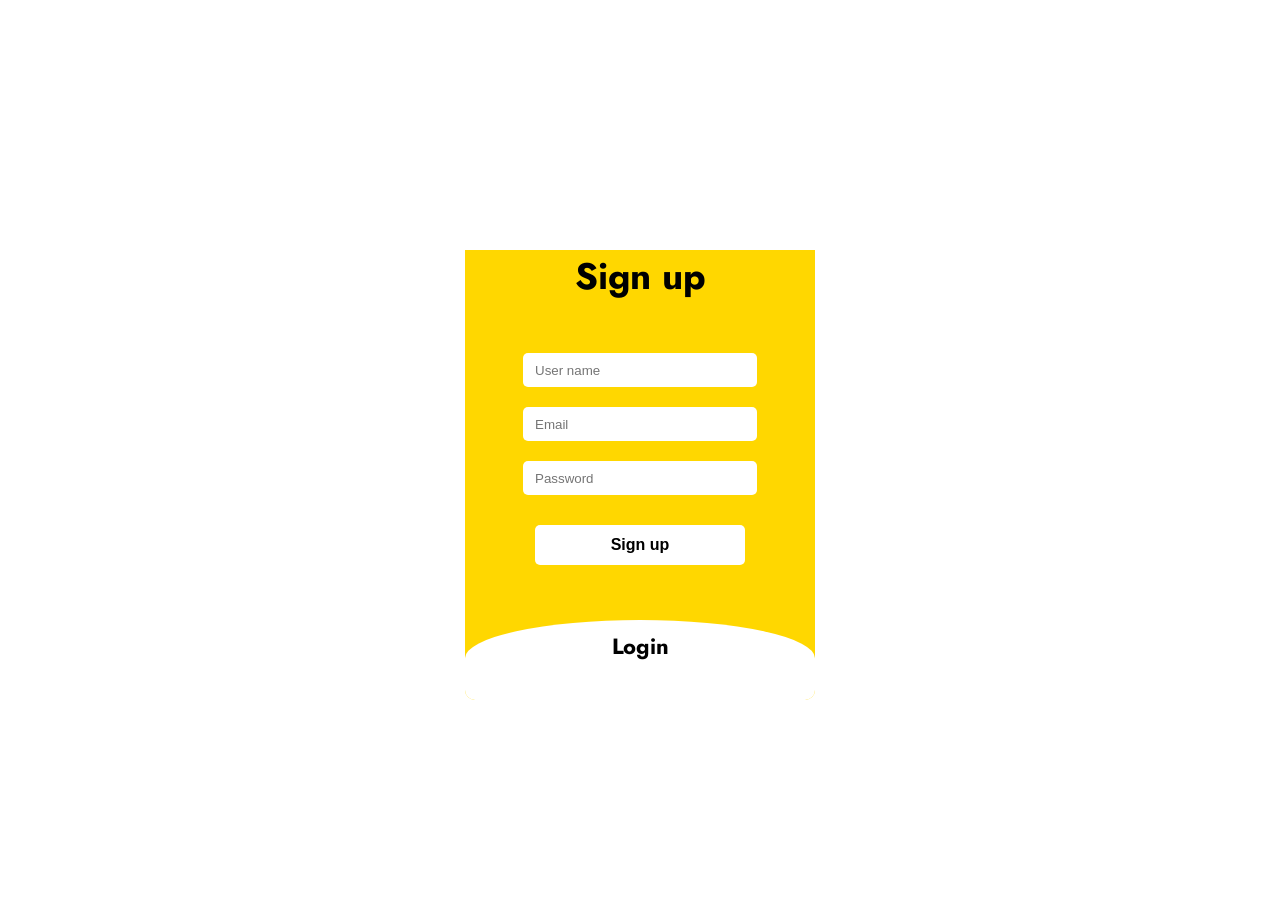
<file: login.html>
<!DOCTYPE html>
<html>
<head>
    <meta name="viewport" content="width=device-width, initial-scale=1.0">
    <title>Slide Navbar</title>
    <link href="https://fonts.googleapis.com/css2?family=Jost:wght@500&display=swap" rel="stylesheet">
    <style>
        body{
            margin: 0;
            padding: 0;
            display: flex;
            justify-content: center;
            align-items: center;
            min-height: 100vh;
            font-family: 'Jost', sans-serif;
            background: linear-gradient(to bottom, #fff, #fff,);
        }
        .main{
            width: 350px;
            height: 500px;
            background: url("https://doc-08-2c-docs.googleusercontent.com/docs/securesc/68c90smiglihng9534mvqmq1946dmis5/fo0picsp1nhiucmc0l25s29respgpr4j/1631524275000/03522360960922298374/03522360960922298374/1Sx0jhdpEpnNIydS4rnN4kHSJtU1EyWka?e=view&authuser=0&nonce=gcrocepgbb17m&user=03522360960922298374&hash=tfhgbs86ka6divo3llbvp93mg4csvb38") no-repeat center/ cover;
            border-radius: 10px;
            overflow: hidden;
        }
        #chk{
            display: none;
        }
        .signup{
            position: relative;
            width:100%;
            height: 100%;
            background: #FFD700;
        }
        label{
            color: #000;
            font-size: 2.3em;
            justify-content: center;
            display: flex;
            margin: 50px;
            font-weight: bold;
            cursor: pointer;
            transition: .5s ease-in-out;
        }
        input{
            width: 60%;
            height: 10px;
            background: #fff;
            justify-content: center;
            display: flex;
            margin: 20px auto;
            padding: 12px;
            border: none;
            outline: none;
            border-radius: 5px;
        }
        button{
            width: 60%;
            height: 40px;
            margin: 10px auto;
            justify-content: center;
            display: block;
            color: #000;
            background: #fff;
            font-size: 1em;
            font-weight: bold;
            margin-top: 30px;
            outline: none;
            border: none;
            border-radius: 5px;
            transition: .2s ease-in;
            cursor: pointer;
        }
        button:hover{
            background: #FFD700;
            color: #000;
        }
        .login{
            height: 460px;
            background: #fff;
            border-radius: 60% / 10%;
            transform: translateY(-180px);
            transition: .8s ease-in-out;
        }
        .login label{
            color: #000;
            transform: scale(.6);
        }
        #chk:checked ~ .login{
            transform: translateY(-500px);
        }
        #chk:checked ~ .login label{
            transform: scale(1);    
        }
        #chk:checked ~ .signup label{
            color: #FFD700;
            transform: scale(.6);
        }
    </style>
</head>
<body>
    <div class="main">    
        <input type="checkbox" id="chk" aria-hidden="true">

        <div class="signup">
            <form>
                <label for="chk" aria-hidden="true">Sign up</label>
                <input type="text" name="txt" placeholder="User name" required>
                <input type="email" name="email" placeholder="Email" required>
                <input type="password" name="pswd" placeholder="Password" required>
                <button>Sign up</button>
            </form>
        </div>
        
        <div class="login">
            <form>
                <label for="chk" aria-hidden="true">Login</label>
                <input type="email" name="email" placeholder="Email" required style="border: 2px solid #000;">
                <input type="password" name="pswd" placeholder="Password" required style="border: 2px solid #000;">
                <button>Login</button>
            </form>
        </div>
    </div>
</body>
</html>
</file>
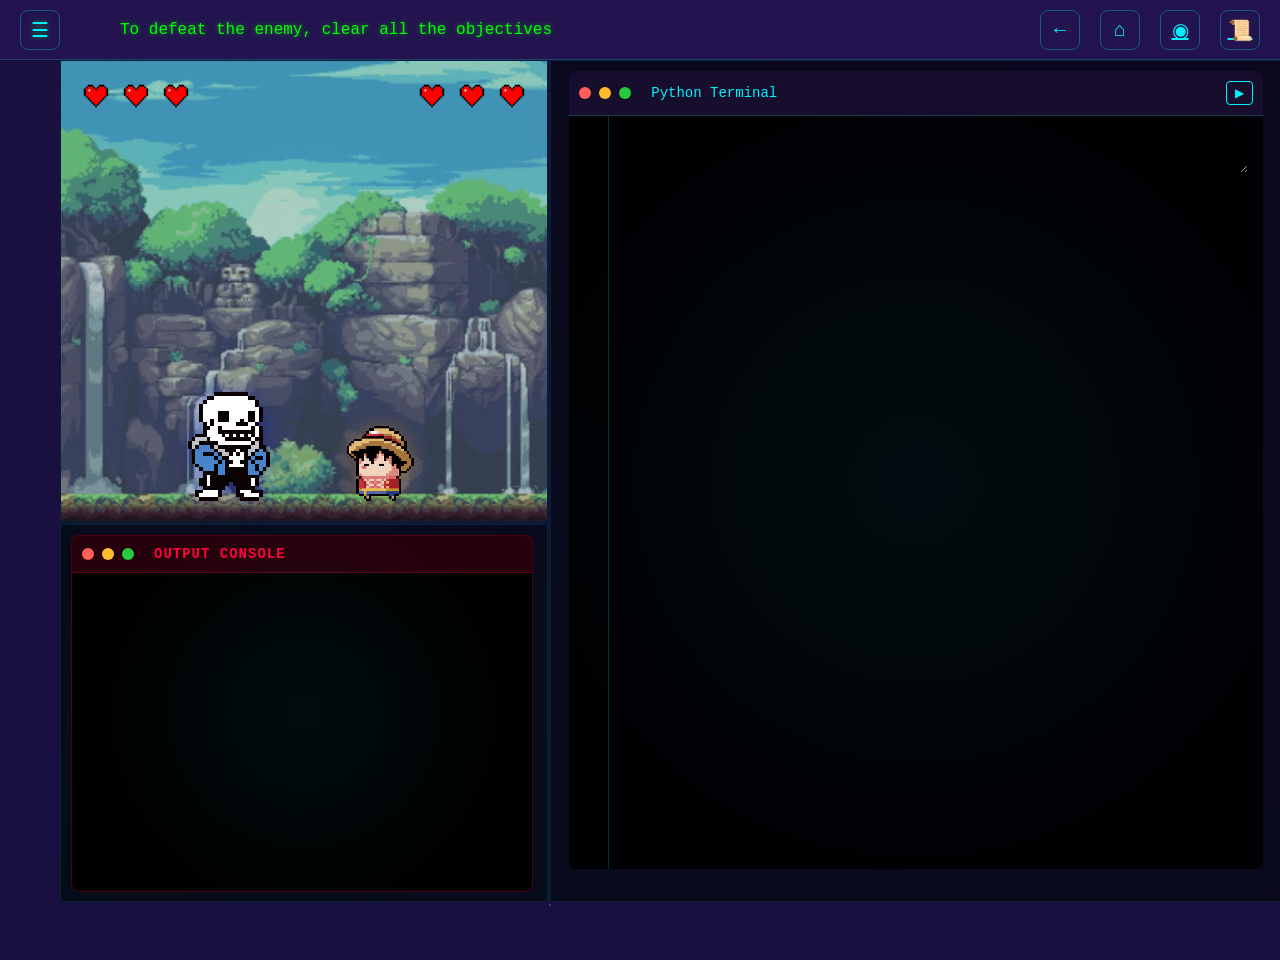
<file: Game/P_print.html>
<!DOCTYPE html>
<html lang="en">
<head>
    <meta charset="UTF-8">
    <meta name="viewport" content="width=device-width, initial-scale=1.0">
    <title>Skill Valley - Print Version</title>
    <link rel="stylesheet" href="P_print.css">
</head>
<body>
    <!-- Header with 4 buttons -->
    <header class="top-header">
        <div class="header-item menu-btn">☰</div>
        <div class="mission-text">To defeat the enemy, clear all the objectives</div>
        <div class="header-item back-btn" onclick="history.back()">←</div>
        <div class="header-item home-btn" onclick="window.location.href='../index.html'">⌂</div>
        <a href="avtar.html" class="header-item" title="Customize Avatar">◉</a>
        <a href="../Certifications/Certification.html" class="header-item" title="Get Certified">📜</a>
    </header>

    <!-- Side Navigation (hidden by default) -->
    <nav class="side-nav">
        <div class="nav-item">
            Objective 1
            <div class="tooltip">Print "Hello World" using print() function</div>
        </div>
        <div class="nav-item">
            Objective 2
            <div class="tooltip">Create a variable 'x', assign a value and print it</div>
        </div>
        <div class="nav-item">
            Objective 3
            <div class="tooltip">Add 20 and 30 </div>
        </div>
        <div class="nav-item">
            Tasks Complete
            <div class="tooltip">Completed: <span id="tasksComplete">0</span>/3</div>
        </div>
    </nav>

    <!-- Main Container with 4 Sections -->
    <div class="container">
        <div class="section section-1">
            <img src="Images/Background_1.gif" alt="Upper Left Image" class="corner-image">
            <div class="hearts-container enemy-hearts">
                <img src="Images/Heart.png" alt="Heart" class="heart">
                <img src="Images/Heart.png" alt="Heart" class="heart">
                <img src="Images/Heart.png" alt="Heart" class="heart">
            </div>
            <div class="character-container">
                <img src="Images/sans-undertale.gif" alt="Sans" class="overlay-image">
                <img src="Images/one-piece-pixel.gif" alt="One Piece" class="overlay-image second-character">
            </div>
            <div class="hearts-container hero-hearts">
                <img src="Images/Heart.png" alt="Heart" class="heart">
                <img src="Images/Heart.png" alt="Heart" class="heart">
                <img src="Images/Heart.png" alt="Heart" class="heart">
            </div>
        </div>
        <div class="section section-2">
            <div class="terminal">
                <div class="terminal-header">
                    <div class="terminal-buttons">
                        <span class="terminal-button red"></span>
                        <span class="terminal-button yellow"></span>
                        <span class="terminal-button green"></span>
                    </div>
                    <div class="terminal-title">Python Terminal</div>
                    <button class="execute-btn" aria-label="Execute code">▶</button>
                </div>
                <div class="terminal-body">
                    <div class="line-numbers">
                        <!-- Line numbers will be added when code is entered -->
                    </div>
                    <div class="terminal-content">
                        <div class="terminal-input-container">
                            <textarea 
                                id="terminal-input" 
                                class="terminal-input" 
                                aria-label="Python command input"
                                spellcheck="false"
                                autofocus></textarea>
                        </div>
                        <div id="terminal-output" class="terminal-output">
                            <!-- Removed Python 3.9.0 (default) -->
                        </div>
                    </div>
                </div>
            </div>
        </div>
        <div class="section section-3">
            <div class="terminal output-terminal">
                <div class="terminal-header">
                    <div class="terminal-buttons">
                        <span class="terminal-button red"></span>
                        <span class="terminal-button yellow"></span>
                        <span class="terminal-button green"></span>
                    </div>
                    <div class="terminal-title">Output Console</div>
                </div>
                <div class="terminal-body output-body">
                    <div class="terminal-output">
                        <!-- Empty output area, ready for new content -->
                    </div>
                </div>
            </div>
        </div>
        
        <!-- Restore both center lines -->
        <div class="center-line horizontal"></div>
        <div class="center-line vertical"></div>
    </div>

    <script src="P_print.js"></script>

     <script type="text/javascript">
  (function(d, t) {
      var v = d.createElement(t), s = d.getElementsByTagName(t)[0];
      v.onload = function() {
        window.voiceflow.chat.load({
          verify: { projectID: '67b03715d7ad2f8adf961ac4' },
          url: 'https://general-runtime.voiceflow.com',
          versionID: 'production'
        });
      }
      v.src = "https://cdn.voiceflow.com/widget-next/bundle.mjs"; v.type = "text/javascript"; s.parentNode.insertBefore(v, s);
  })(document, 'script');
</script>
</body>
</html>
</file>
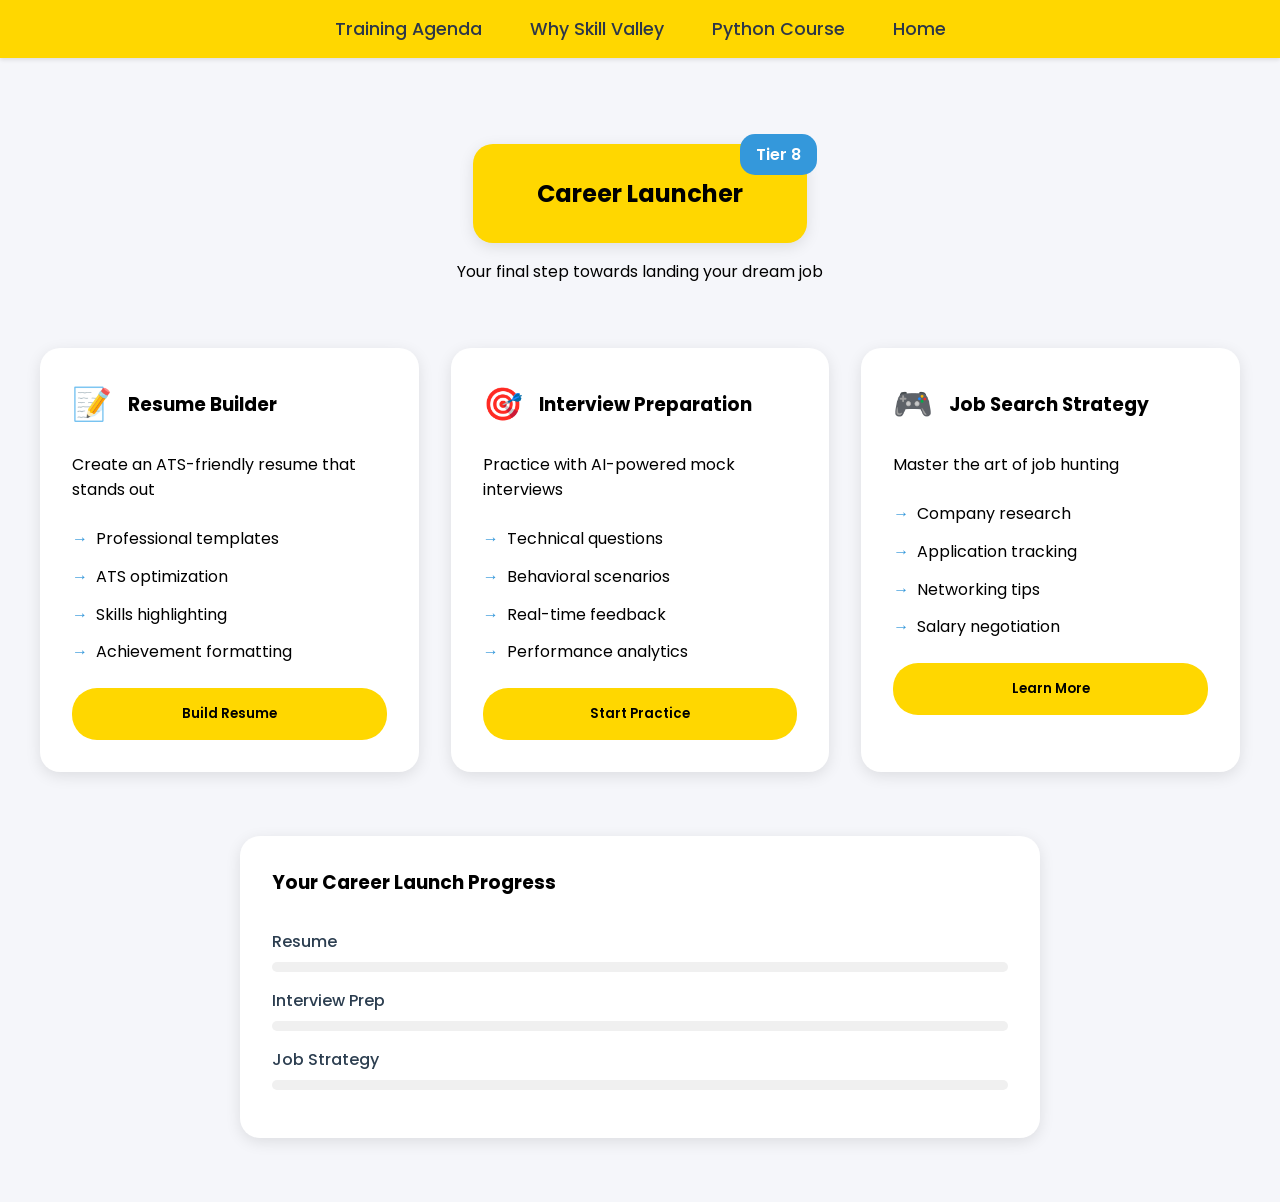
<file: Tier-8/tier8.html>
<!DOCTYPE html>
<html lang="en">
<head>
    <meta charset="UTF-8">
    <meta name="viewport" content="width=device-width, initial-scale=1.0">
    <title>Career Launcher | Skill Valley</title>
    <link href="https://fonts.googleapis.com/css2?family=Poppins:wght@400;500;600;700&display=swap" rel="stylesheet">
    <link rel="stylesheet" href="tier8.css">
    <link href="https://cdnjs.cloudflare.com/ajax/libs/font-awesome/5.15.3/css/all.min.css" rel="stylesheet"/>
</head>
<body>
<!-- Remove the existing header and nav -->
<nav class="main-nav">
    <div class="nav-content">
        <a href="../../index.html#training-section" class="nav-link">Training Agenda</a>
        <a href="../../index.html#hero-section" class="nav-link">Why Skill Valley</a>
        <a href="../../python_course.html" class="nav-link">Python Course</a>
        <a href="../../index.html" class="nav-link">Home</a>
    </div>
</nav>

<style>
    .main-nav {
        position: fixed;
        top: 0;
        left: 0;
        width: 100%;
        background-color: #FFD700;
        z-index: 1000;
        padding: 1rem 0;
        box-shadow: 0 2px 4px rgba(0,0,0,0.1);
    }

    .nav-content {
        max-width: 1200px;
        margin: 0 auto;
        display: flex;
        justify-content: center;
        gap: 3rem;
        padding: 0 1rem;
    }

    .nav-link {
        color: #2d3748;
        text-decoration: none;
        font-size: 1.1rem;
        font-weight: 500;
        transition: color 0.2s;
    }

    .nav-link:hover {
        color: #1a202c;
    }

    /* Adjust main content margin */
    .career-section {
        margin-top: 5rem;
    }

    @media (max-width: 768px) {
        .nav-content {
            gap: 1.5rem;
            flex-wrap: wrap;
        }
        
        .nav-link {
            font-size: 1rem;
        }
    }
</style>

    <section class="career-section">
        <div class="title-container">
            <div class="title-brush">
                <h1>Career Launcher</h1>
                <span class="tier-badge">Tier 8</span>
            </div>
            <p class="subtitle">Your final step towards landing your dream job</p>
        </div>

        <div class="tools-grid">
            <!-- Resume Builder -->
            <div class="tool-card" data-tool="resume">
                <div class="card-header">
                    <span class="tool-icon">📝</span>
                    <h3>Resume Builder</h3>
                </div>
                <div class="tool-content">
                    <p>Create an ATS-friendly resume that stands out</p>
                    <ul class="feature-list">
                        <li>Professional templates</li>
                        <li>ATS optimization</li>
                        <li>Skills highlighting</li>
                        <li>Achievement formatting</li>
                    </ul>
                    <button class="action-btn" onclick="openTool('resume')">
                        Build Resume
                    </button>
                </div>
            </div>

            <!-- Interview Prep -->
            <div class="tool-card" data-tool="interview">
                <div class="card-header">
                    <span class="tool-icon">🎯</span>
                    <h3>Interview Preparation</h3>
                </div>
                <div class="tool-content">
                    <p>Practice with AI-powered mock interviews</p>
                    <ul class="feature-list">
                        <li>Technical questions</li>
                        <li>Behavioral scenarios</li>
                        <li>Real-time feedback</li>
                        <li>Performance analytics</li>
                    </ul>
                    <button class="action-btn" onclick="openTool('interview')">
                        Start Practice
                    </button>
                </div>
            </div>

            <!-- Job Search Strategy -->
            <div class="tool-card" data-tool="strategy">
                <div class="card-header">
                    <span class="tool-icon">🎮</span>
                    <h3>Job Search Strategy</h3>
                </div>
                <div class="tool-content">
                    <p>Master the art of job hunting</p>
                    <ul class="feature-list">
                        <li>Company research</li>
                        <li>Application tracking</li>
                        <li>Networking tips</li>
                        <li>Salary negotiation</li>
                    </ul>
                    <button class="action-btn" onclick="openTool('strategy')">
                        Learn More
                    </button>
                </div>
            </div>
        </div>

        <!-- Tool Modal -->
        <div class="tool-modal" id="toolModal">
            <div class="modal-content">
                <span class="close-modal">&times;</span>
                <div id="modalContent"></div>
            </div>
        </div>

        <!-- Progress Tracker -->
        <div class="progress-tracker">
            <h3>Your Career Launch Progress</h3>
            <div class="progress-bars">
                <div class="progress-item">
                    <span class="progress-label">Resume</span>
                    <div class="progress-bar">
                        <div class="progress" id="resumeProgress" style="width: 0%"></div>
                    </div>
                </div>
                <div class="progress-item">
                    <span class="progress-label">Interview Prep</span>
                    <div class="progress-bar">
                        <div class="progress" id="interviewProgress" style="width: 0%"></div>
                    </div>
                </div>
                <div class="progress-item">
                    <span class="progress-label">Job Strategy</span>
                    <div class="progress-bar">
                        <div class="progress" id="strategyProgress" style="width: 0%"></div>
                    </div>
                </div>
            </div>
        </div>
    </section>

    <script src="tier8.js"></script>
</body>
</html>
</file>
<file: Game/P_print.css>
:root {
    --dark-purple: #1a1040;
    --light-purple: #4a2b8c;
    --neon-blue: #00f3ff;
    --deep-blue: #0b1933;
}

* {
    margin: 0;
    padding: 0;
    box-sizing: border-box;
}

body {
    background-color: var(--dark-purple);
    min-height: 100vh;
    overflow: hidden;
}

.container {
    width: calc(100vw - 60px);
    height: calc(100vh - 60px);
    position: relative;
    display: grid;
    grid-template-columns: 40% 60%;
    grid-template-rows: 55% 45%;
    gap: 2px;
    background: linear-gradient(45deg, var(--deep-blue), var(--dark-purple));
    margin-left: 60px;
    margin-top: 60px;
}

.section {
    position: relative;
    background: rgba(0, 0, 0, 0.5); /* Dark background for all sections */
    border: 1px solid rgba(0, 243, 255, 0.1);
    -webkit-backdrop-filter: blur(5px);
    backdrop-filter: blur(5px);
    transition: all 0.3s ease;
}

/* Make bottom-right section transparent */
.section-4 {
    display: none;
}

/* Remove hover effect */
.section:hover {
    background: rgba(74, 43, 140, 0.1); /* Same as non-hover state */
    border-color: rgba(0, 243, 255, 0.1); /* Same as non-hover state */
    box-shadow: none;
}

/* Update horizontal line to only span the right section */
.horizontal {
    width: 60%;
    height: 2px;
    top: 50%;
    transform: translateY(-50%);
    right: 0; /* Align to right edge */
    left: auto; /* Remove default left alignment */
    display: block;
}

.vertical {
    width: 2px;
    height: 100%;
    left: 40%;
    transform: translateX(-50%);
    background: linear-gradient(180deg, 
        transparent,
        rgba(0, 243, 255, 0.5),
        transparent
    );
}

/* Grid background */
.container::before {
    content: '';
    position: absolute;
    width: 100%;
    height: 100%;
    background-image: 
        linear-gradient(var(--neon-blue) 1px, transparent 1px),
        linear-gradient(90deg, var(--neon-blue) 1px, transparent 1px);
    background-size: 50px 50px;
    background-position: center;
    opacity: 0.1;
    z-index: -1;
}

/* Particle effect */
.particle-overlay {
    position: absolute;
    top: 0;
    left: 0;
    width: 100%;
    height: 100%;
    background-image: radial-gradient(
        circle at center,
        var(--neon-blue) 1px,
        transparent 1px
    );
    background-size: 50px 50px;
    animation: particleFloat 20s linear infinite;
    opacity: 0.1;
    pointer-events: none;
}

@keyframes particleFloat {
    0% {
        background-position: 0 0;
    }
    100% {
        background-position: 50px 50px;
    }
}

/* Smooth gradient overlays for sections */
.section::after {
    content: '';
    position: absolute;
    top: 0;
    left: 0;
    width: 100%;
    height: 100%;
    background: radial-gradient(
        circle at center,
        rgba(0, 243, 255, 0.05) 0%,
        transparent 70%
    );
    pointer-events: none;
}

/* Header Styles */
.top-header {
    position: fixed;
    top: 0;
    left: 0;
    width: 100%;
    height: 60px;
    background: rgba(74, 43, 140, 0.2);
    border-bottom: 1px solid rgba(0, 243, 255, 0.2);
    display: flex;
    align-items: center;
    padding: 0 20px;
    gap: 20px;
    z-index: 101;
    -webkit-backdrop-filter: blur(5px);
    backdrop-filter: blur(5px);
}

.menu-btn {
    margin-right: 20px;
    color: #00ff00; /* Terminal text color */
    text-shadow: 0 0 5px rgba(0, 255, 0, 0.5);
}

.header-item {
    width: 40px;
    height: 40px;
    display: flex;
    align-items: center;
    justify-content: center;
    border: 1px solid rgba(0, 243, 255, 0.3);
    border-radius: 8px;
    cursor: pointer;
    color: var(--neon-blue);
    font-size: 20px;
    transition: all 0.3s ease;
    -webkit-user-select: none;
    user-select: none;
}

.header-item:hover {
    background: rgba(0, 243, 255, 0.1);
    box-shadow: 0 0 15px rgba(0, 243, 255, 0.2);
}

/* Modified Side Nav */
.side-nav {
    position: fixed;
    left: 0;
    top: 60px;
    height: calc(100vh - 60px);
    transform: translateX(-100%);
    width: 200px;
    background: rgba(0, 0, 0, 0.95);
    border-right: 1px solid rgba(0, 243, 255, 0.2);
    padding: 20px;
    z-index: 100;
    -webkit-backdrop-filter: blur(5px);
    backdrop-filter: blur(5px);
    display: flex;
    flex-direction: column;
    gap: 20px;
    transition: transform 0.3s ease;
}

.side-nav.active {
    transform: translateX(0);
}

.nav-item {
    width: 100%;
    height: 60px;
    border: 1px solid rgba(0, 243, 255, 0.3);
    border-radius: 8px;
    cursor: pointer;
    transition: all 0.3s ease;
    background: rgba(255, 220, 46, 0.1); /* Changed to FFDC2E with transparency */
    color: #00ff00;
    font-family: 'Courier New', monospace;
    font-size: 16px;
    display: flex;
    align-items: center;
    justify-content: center;
    text-shadow: 0 0 5px rgba(0, 255, 0, 0.5);
    padding: 0 15px;
    position: relative;
}

.nav-item:hover {
    background: rgba(255, 220, 46, 0.2); /* Slightly more opaque on hover */
    box-shadow: 0 0 15px rgba(255, 220, 46, 0.3);
    transform: translateX(5px);
    color: #FFDC2E; /* Text color changes to match background on hover */
    text-shadow: 0 0 5px rgba(255, 220, 46, 0.5);
}

/* Add styles for the corner image */
.corner-image {
    width: 100%;
    height: 100%;
    object-fit: cover; /* This will make the image cover the section while maintaining aspect ratio */
    opacity: 0.8; /* Slightly transparent to blend with the background */
    position: absolute;
    top: 0;
    left: 0;
    z-index: 1;
}

/* Adjust section-1 to properly contain the image */
.section-1 {
    grid-column: 1;
    grid-row: 1;
    position: relative;
    overflow: hidden;
    width: 100%;
}

/* Add container for characters */
.character-container {
    position: absolute;
    bottom: 20px;
    left: 50%;
    transform: translateX(-50%);
    z-index: 2;
    display: flex;
    gap: 30px;  /* Space between characters */
    align-items: flex-end;
}

/* Update overlay image styles */
.overlay-image {
    height: 120px;
    width: auto;
    image-rendering: pixelated;
}

/* Style for Sans */
.overlay-image:first-child {
    filter: drop-shadow(0 0 10px rgba(0, 0, 255, 0.3));
    transform: scaleX(-1);  /* Flip Sans horizontally */
}

/* Style for One Piece character */
.second-character {
    height: 120px;
    filter: drop-shadow(0 0 10px rgba(255, 165, 0, 0.3));
    transform: scaleX(-1);  /* Flip One Piece character horizontally */
}

/* Ensure the background GIF stays behind */
.corner-image {
    z-index: 1;
}

/* Terminal styles */
.terminal {
    background: rgba(0, 0, 0, 0.85);
    border-radius: 8px;
    width: 95%;
    height: 95%;
    margin: 10px auto;
    overflow: hidden;
    font-family: monospace;
}

.terminal-header {
    background: rgba(74, 43, 140, 0.3);
    padding: 10px;
    display: flex;
    align-items: center;
    border-bottom: 1px solid rgba(0, 243, 255, 0.2);
}

.terminal-buttons {
    display: flex;
    gap: 8px;
}

.terminal-button {
    width: 12px;
    height: 12px;
    border-radius: 50%;
}

.terminal-button.red { background: #ff5f56; }
.terminal-button.yellow { background: #ffbd2e; }
.terminal-button.green { background: #27c93f; }

.terminal-title {
    color: var(--neon-blue);
    margin-left: 20px;
    font-size: 14px;
}

.terminal-body {
    display: flex;
    padding: 0;
    position: relative;
    height: calc(100% - 40px); /* Subtract header height */
}

/* Update line numbers styling */
.line-numbers {
    padding: 15px 10px;
    background: rgba(0, 0, 0, 0.3);
    border-right: 1px solid rgba(0, 243, 255, 0.2);
    color: #666;
    -webkit-user-select: none;
    user-select: none;
    text-align: right;
    min-width: 40px; /* Reduced since we don't need space for >>> */
    font-family: monospace;
    font-size: 14px;
    display: flex;
    flex-direction: column;
    align-items: flex-end;
}

.line-number {
    height: 21px;
    line-height: 21px;
    padding-right: 5px;
    width: 100%;
    text-align: right;
    color: #00ff00; /* Match the input text color */
}

/* Remove the separate prompt div since we'll include it in line numbers */
.prompt {
    display: none;
}

/* Update terminal input styling */
.terminal-input {
    background: transparent;
    border: none;
    color: #00ff00;
    font-family: monospace;
    font-size: 14px;
    outline: none;
    flex: 1;
    resize: vertical; /* Allow vertical resizing */
    padding: 0;
    margin: 0;
    line-height: 21px;
    min-height: 21px;
    overflow-y: auto; /* Change from hidden to auto */
    white-space: pre-wrap; /* Preserve whitespace and line breaks */
    position: relative;
    width: 100%;
}

/* Update terminal input container */
.terminal-input-container {
    display: flex;
    padding: 0;
    align-items: flex-start;
    order: -1;
    width: 100%;
    position: relative;
    min-height: 21px;
    height: auto; /* Allow container to grow */
}

/* Update terminal content to handle scrolling better */
.terminal-content {
    flex: 1;
    padding: 15px;
    position: relative;
    display: flex;
    flex-direction: column;
    overflow-y: auto;
    max-height: calc(100% - 20px);
    height: 100%;
}

.terminal-output {
    color: #fff;
    white-space: pre;
    margin-top: 0;
    flex-grow: 0;
    line-height: 21px;
    padding-left: 5px;
}

.current-line {
    display: inline-block;
    min-width: 1px;
}

.typing {
    color: #00ff00;
}

.cursor {
    color: #fff;
    animation: blink 1s infinite;
}

@keyframes blink {
    0%, 100% { opacity: 0; }
    50% { opacity: 1; }
}

/* Output Terminal Styles - Cyberpunk Theme */
.output-terminal {
    background: rgba(0, 0, 0, 0.95);
    box-shadow: none; /* Remove glow */
    border: 1px solid rgba(255, 0, 60, 0.3);
}

.output-terminal .terminal-header {
    background: rgba(255, 0, 60, 0.15);
    border-bottom: 1px solid rgba(255, 0, 60, 0.3);
}

.output-terminal .terminal-title {
    color: #ff003c;
    text-transform: uppercase;
    letter-spacing: 1px;
    font-family: 'Courier New', monospace;
    font-weight: bold;
}

.output-body {
    padding: 0;
    margin: 0;
    font-size: 15px;
    line-height: 1.6;
    font-family: 'Courier New', monospace;
    color: #ff003c;
    overflow-y: auto;
    max-height: calc(100% - 40px);
}

.output-prompt {
    color: #ff003c;
    font-weight: bold;
}

.command-text {
    color: #ff003c;
    opacity: 0.8;
}

.output-result {
    color: #ff003c;
    display: block;
    padding: 0;
    margin: 0;
    line-height: 1;
}

/* Remove all glowing and animation effects */
.output-terminal::before,
.output-terminal::after {
    display: none;
}

/* Add styles for execute button */
.execute-btn {
    background: transparent;
    border: 1px solid var(--neon-blue);
    color: var(--neon-blue);
    border-radius: 4px;
    padding: 4px 8px;
    cursor: pointer;
    margin-left: auto;
    font-size: 12px;
    transition: all 0.3s ease;
}

.execute-btn:hover {
    background: rgba(0, 243, 255, 0.1);
    box-shadow: 0 0 10px rgba(0, 243, 255, 0.2);
}

.error-text {
    color: #ff5f56;
    font-weight: bold;
    display: block;
    padding: 5px 0;
    font-family: 'Courier New', monospace;
}

/* Terminal styles for section-3 */
.section-3 {
    grid-column: 1;
    grid-row: 2;
    position: relative;
    display: block;
    width: 100%;
}

.section-3 .output-terminal {
    width: 95%;
    height: 95%;
    margin: 10px;
}

/* Update section-2 to span full height */
.section-2 {
    grid-column: 2;
    grid-row: 1 / -1;
    position: relative; /* Add this to ensure proper line positioning */
}

/* Cyberpunk scrollbar styling */
.terminal-content::-webkit-scrollbar,
.output-body::-webkit-scrollbar {
    width: 8px;
}

.terminal-content::-webkit-scrollbar-track,
.output-body::-webkit-scrollbar-track {
    background: rgba(0, 0, 0, 0.3);
    border-radius: 4px;
}

.terminal-content::-webkit-scrollbar-thumb {
    background: rgba(0, 243, 255, 0.3);
    border-radius: 4px;
    border: 1px solid rgba(0, 243, 255, 0.5);
}

.terminal-content::-webkit-scrollbar-thumb:hover {
    background: rgba(0, 243, 255, 0.5);
}

.output-body::-webkit-scrollbar-thumb {
    background: rgba(255, 0, 60, 0.3);
    border-radius: 4px;
    border: 1px solid rgba(255, 0, 60, 0.5);
}

.output-body::-webkit-scrollbar-thumb:hover {
    background: rgba(255, 0, 60, 0.5);
}

/* Update terminal output styles */
.terminal-output {
    padding: 2px 0 0 2px; /* Minimal padding */
    margin: 0;
    line-height: 1;
}

/* Add tooltip styles */
.tooltip {
    position: absolute;
    left: 120%;
    top: 50%;
    transform: translateY(-50%);
    background: rgba(0, 0, 0, 0.9);
    color: #00ff00;
    padding: 10px 15px;
    border-radius: 4px;
    border: 1px solid rgba(0, 255, 0, 0.3);
    font-size: 14px;
    white-space: nowrap;
    opacity: 0;
    visibility: hidden;
    transition: all 0.3s ease;
    z-index: 1000;
}

/* Show tooltip on hover */
.nav-item:hover .tooltip {
    opacity: 1;
    visibility: visible;
    left: 110%;
}

/* Add arrow to tooltip */
.tooltip::before {
    content: '';
    position: absolute;
    left: -6px;
    top: 50%;
    transform: translateY(-50%);
    border-width: 6px 6px 6px 0;
    border-style: solid;
    border-color: transparent rgba(0, 255, 0, 0.3) transparent transparent;
}

/* Add styles for task counter */
#tasksComplete {
    color: #00ff00;
    font-weight: bold;
}

/* Update the last nav-item to look more like a status display */
.nav-item:last-child {
    background: rgba(0, 0, 0, 0.8);
    border: 1px solid rgba(0, 255, 0, 0.3);
}

/* Add styles for mission text */
.mission-text {
    color: #00ff00;
    font-family: 'Courier New', monospace;
    font-size: 16px;
    text-shadow: 0 0 5px rgba(0, 255, 0, 0.5);
    margin-right: auto;
    padding-left: 20px;
}

/* Add styles for level up overlay */
.level-up-overlay {
    position: absolute;
    top: 50%;
    left: 50%;
    transform: translate(-50%, -50%);
    width: auto;
    height: auto;
    max-width: 80%;
    max-height: 80%;
    z-index: 10;
    object-fit: contain;
    pointer-events: none;
}

/* Add blur overlay for background */
.blur-overlay {
    position: absolute;
    top: 0;
    left: 0;
    width: 100%;
    height: 100%;
    background: rgba(0, 0, 0, 0.5);
    backdrop-filter: blur(5px);
    -webkit-backdrop-filter: blur(5px);
    z-index: 9;  /* Below level-up-overlay but above other elements */
    opacity: 0;
    transition: opacity 0.3s ease;
    pointer-events: none;
}

/* Add styles for hearts */
.hearts-container {
    position: absolute;
    display: flex;
    gap: 10px;
    z-index: 3;
}

.enemy-hearts {
    top: 20px;
    left: 20px;
}

.hero-hearts {
    top: 20px;
    right: 20px;
}

.heart {
    width: 30px;
    height: 30px;
    transition: opacity 0.3s ease;
}

.heart.lost {
    opacity: 0.2;
}
</file>
<file: Tier-8/tier8.css>
:root {
    --primary-color: #FFD700;
    --secondary-color: #2c3e50;
    --accent-color: #3498db;
    --success-color: #2ecc71;
    --background-color: #f5f6fa;
    --card-shadow: 0 4px 15px rgba(0,0,0,0.1);
}

* {
    margin: 0;
    padding: 0;
    box-sizing: border-box;
    font-family: 'Poppins', sans-serif;
}

body {
    background-color: var(--background-color);
}

.career-section {
    padding: 4rem 2rem;
    min-height: 100vh;
}

.title-container {
    text-align: center;
    margin-bottom: 4rem;
}

.title-brush {
    background: var(--primary-color);
    padding: 2rem 4rem;
    display: inline-block;
    border-radius: 20px;
    position: relative;
    margin-bottom: 1rem;
    box-shadow: var(--card-shadow);
}

.tier-badge {
    position: absolute;
    top: -10px;
    right: -10px;
    background: var(--accent-color);
    color: white;
    padding: 0.5rem 1rem;
    border-radius: 15px;
    font-weight: 600;
}

.tools-grid {
    display: grid;
    grid-template-columns: repeat(auto-fit, minmax(300px, 1fr));
    gap: 2rem;
    max-width: 1200px;
    margin: 0 auto 4rem;
}

.tool-card {
    background: white;
    border-radius: 20px;
    padding: 2rem;
    box-shadow: var(--card-shadow);
    transition: transform 0.3s ease;
}

.tool-card:hover {
    transform: translateY(-5px);
}

.card-header {
    display: flex;
    align-items: center;
    gap: 1rem;
    margin-bottom: 1.5rem;
}

.tool-icon {
    font-size: 2rem;
}

.feature-list {
    list-style: none;
    margin: 1.5rem 0;
}

.feature-list li {
    margin: 0.8rem 0;
    padding-left: 1.5rem;
    position: relative;
}

.feature-list li::before {
    content: '→';
    position: absolute;
    left: 0;
    color: var(--accent-color);
}

.action-btn {
    background: var(--primary-color);
    border: none;
    padding: 1rem 2rem;
    border-radius: 25px;
    font-weight: 600;
    cursor: pointer;
    transition: all 0.3s ease;
    width: 100%;
}

.action-btn:hover {
    transform: translateY(-2px);
    box-shadow: var(--card-shadow);
}

.progress-tracker {
    max-width: 800px;
    margin: 0 auto;
    background: white;
    padding: 2rem;
    border-radius: 20px;
    box-shadow: var(--card-shadow);
}

.progress-bars {
    margin-top: 2rem;
}

.progress-item {
    margin: 1rem 0;
}

.progress-label {
    display: block;
    margin-bottom: 0.5rem;
    color: var(--secondary-color);
    font-weight: 500;
}

.progress-bar {
    width: 100%;
    height: 10px;
    background: #f0f0f0;
    border-radius: 5px;
    overflow: hidden;
}

.progress {
    height: 100%;
    background: var(--primary-color);
    transition: width 0.3s ease;
}

.tool-modal {
    display: none;
    position: fixed;
    top: 0;
    left: 0;
    width: 100%;
    height: 100%;
    background: rgba(0,0,0,0.8);
    z-index: 1000;
}

.modal-content {
    background: white;
    width: 90%;
    max-width: 800px;
    margin: 2rem auto;
    padding: 2rem;
    border-radius: 20px;
    position: relative;
}

.close-modal {
    position: absolute;
    right: 1.5rem;
    top: 1.5rem;
    font-size: 1.5rem;
    cursor: pointer;
}

@media (max-width: 768px) {
    .career-section {
        padding: 2rem 1rem;
    }

    .title-brush {
        padding: 1.5rem 2rem;
    }

    .tools-grid {
        grid-template-columns: 1fr;
    }
}
</file>
